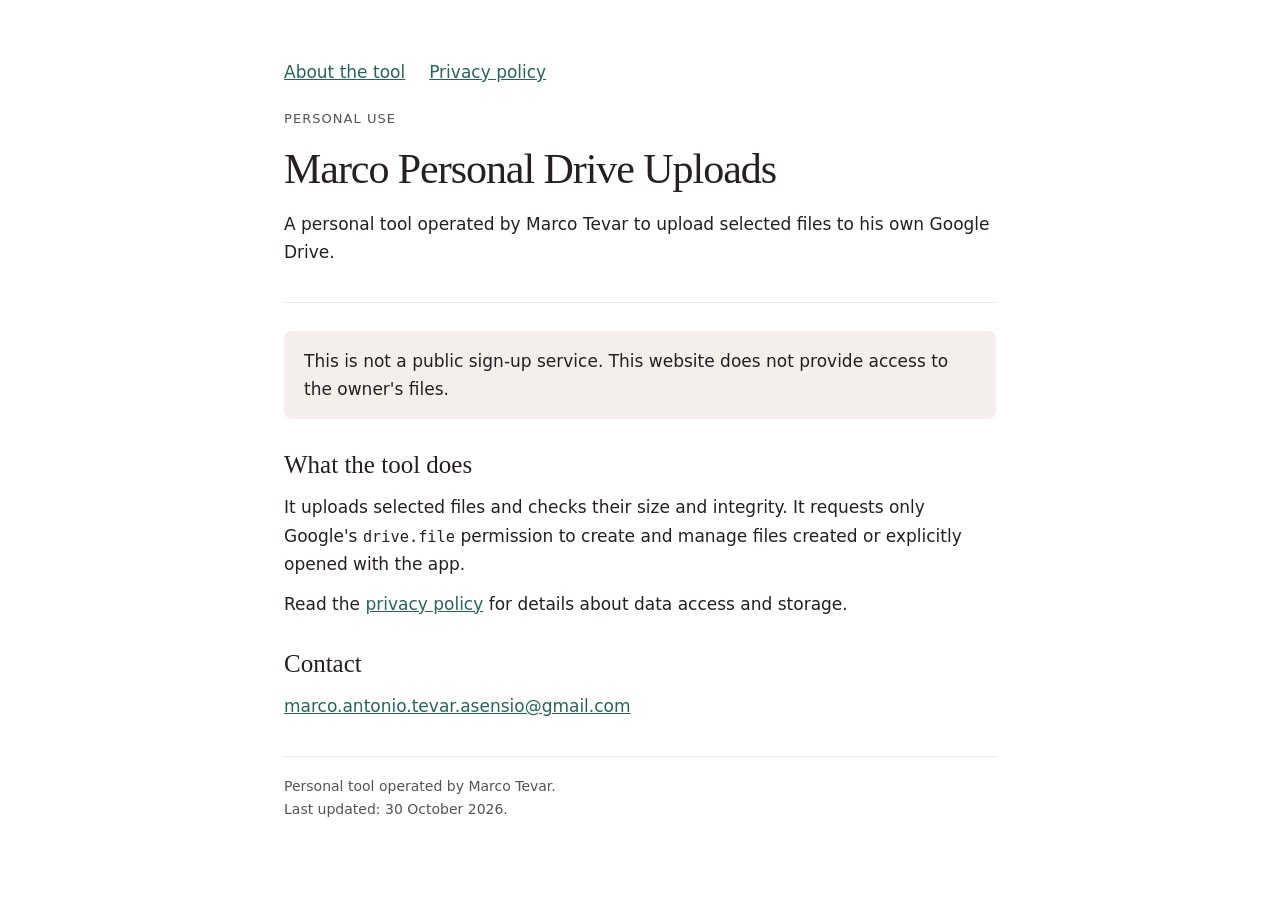
<file: index.html>
<!doctype html><html lang="en"><head><meta charset="utf-8"><meta name="viewport" content="width=device-width,initial-scale=1"><meta name="description" content="Personal Google Drive upload tool operated by Marco Tevar. App information and privacy policy."><title>Marco Personal Drive Uploads</title><link rel="stylesheet" href="style.css"></head><body><main><nav aria-label="Main navigation"><a href="./">About the tool</a><a href="privacy.html">Privacy policy</a></nav><header><p class="label">Personal use</p><h1>Marco Personal Drive Uploads</h1><p>A personal tool operated by Marco Tevar to upload selected files to his own Google Drive.</p></header><p class="note">This is not a public sign-up service. This website does not provide access to the owner's files.</p><h2>What the tool does</h2><p>It uploads selected files and checks their size and integrity. It requests only Google's <code>drive.file</code> permission to create and manage files created or explicitly opened with the app.</p><p>Read the <a href="privacy.html">privacy policy</a> for details about data access and storage.</p><h2>Contact</h2><p><a href="mailto:marco.antonio.tevar.asensio@gmail.com">marco.antonio.tevar.asensio@gmail.com</a></p><footer>Personal tool operated by Marco Tevar.<br>Last updated: 30 October 2026.</footer></main></body></html>
</file>
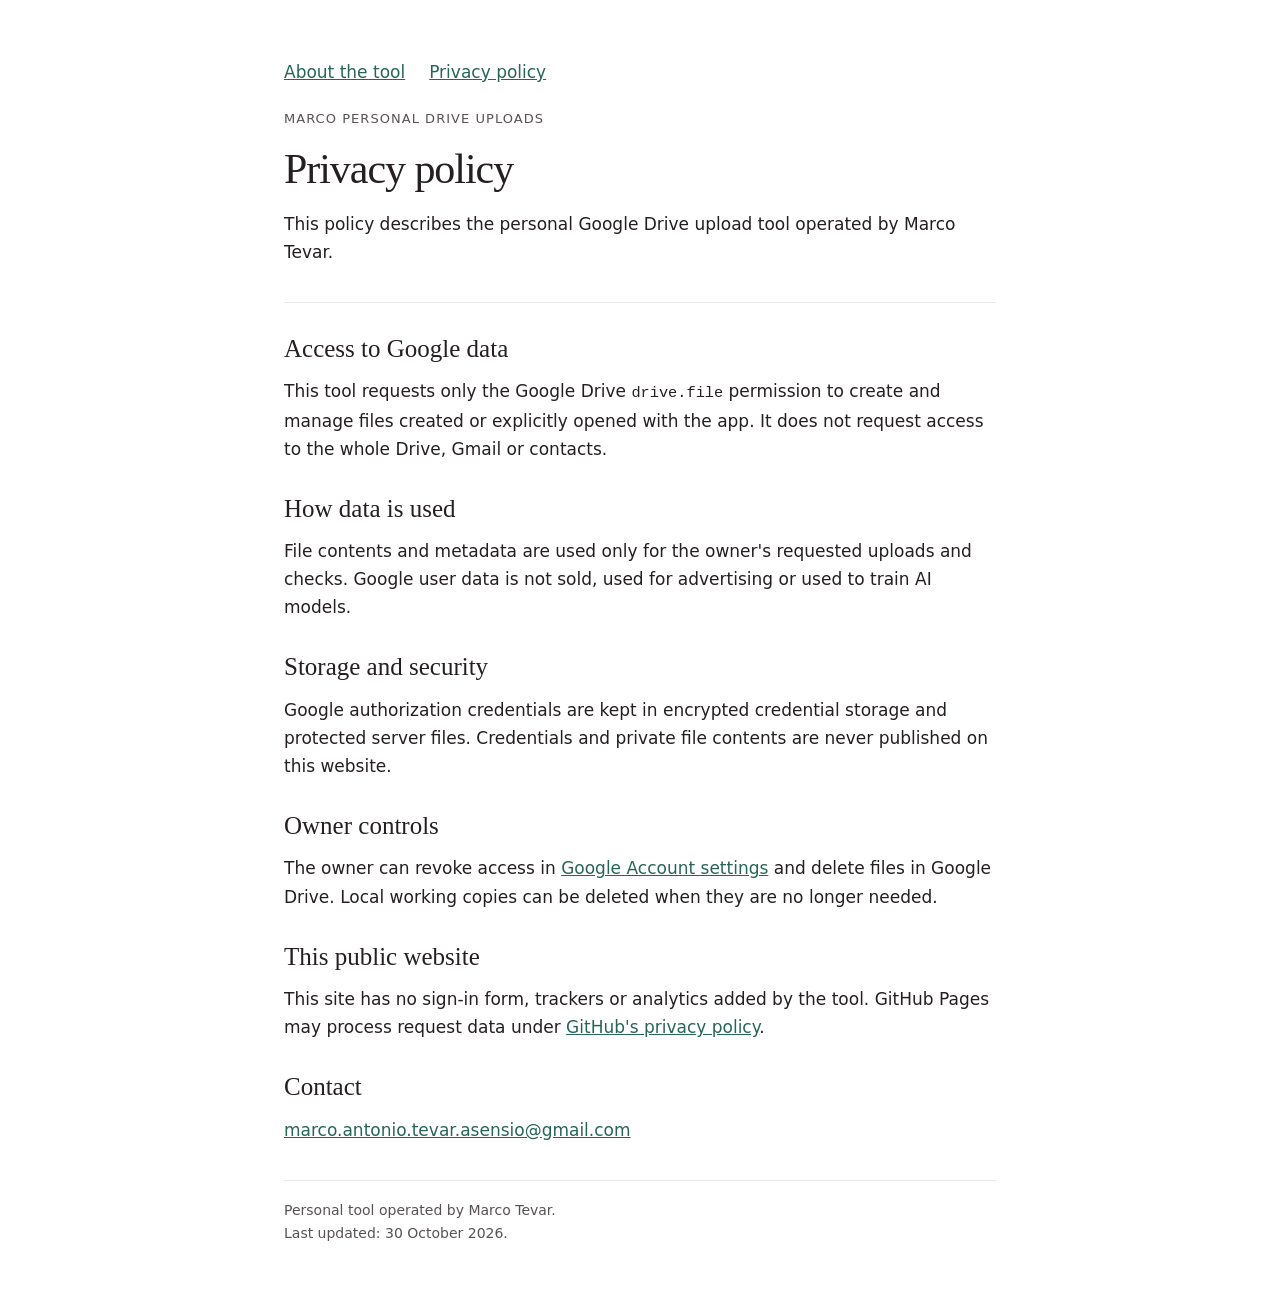
<file: privacy.html>
<!doctype html><html lang="en"><head><meta charset="utf-8"><meta name="viewport" content="width=device-width,initial-scale=1"><meta name="description" content="Personal Google Drive upload tool operated by Marco Tevar. App information and privacy policy."><title>Privacy policy | Marco Personal Drive Uploads</title><link rel="stylesheet" href="style.css"></head><body><main><nav aria-label="Main navigation"><a href="./">About the tool</a><a href="privacy.html">Privacy policy</a></nav><header><p class="label">Marco Personal Drive Uploads</p><h1>Privacy policy</h1><p>This policy describes the personal Google Drive upload tool operated by Marco Tevar.</p></header><h2>Access to Google data</h2><p>This tool requests only the Google Drive <code>drive.file</code> permission to create and manage files created or explicitly opened with the app. It does not request access to the whole Drive, Gmail or contacts.</p><h2>How data is used</h2><p>File contents and metadata are used only for the owner's requested uploads and checks. Google user data is not sold, used for advertising or used to train AI models.</p><h2>Storage and security</h2><p>Google authorization credentials are kept in encrypted credential storage and protected server files. Credentials and private file contents are never published on this website.</p><h2>Owner controls</h2><p>The owner can revoke access in <a href="https://myaccount.google.com/connections">Google Account settings</a> and delete files in Google Drive. Local working copies can be deleted when they are no longer needed.</p><h2>This public website</h2><p>This site has no sign-in form, trackers or analytics added by the tool. GitHub Pages may process request data under <a href="https://docs.github.com/en/site-policy/privacy-policies/github-privacy-statement">GitHub's privacy policy</a>.</p><h2>Contact</h2><p><a href="mailto:marco.antonio.tevar.asensio@gmail.com">marco.antonio.tevar.asensio@gmail.com</a></p><footer>Personal tool operated by Marco Tevar.<br>Last updated: 30 October 2026.</footer></main></body></html>
</file>
<file: style.css>
*{box-sizing:border-box}body{margin:0;background:#fff;color:#251f21;font:17px/1.65 system-ui,-apple-system,sans-serif}main{max-width:760px;margin:0 auto;padding:48px 24px 64px}header{border-bottom:1px solid #eae9ea;padding-bottom:24px;margin-bottom:28px}h1{font:400 clamp(30px,5vw,42px)/1.15 Georgia,serif;letter-spacing:-.025em;margin:16px 0}h2{font:400 25px/1.3 Georgia,serif;margin:30px 0 10px}p{margin:12px 0}a{color:#276657;overflow-wrap:anywhere}nav{display:flex;gap:24px;flex-wrap:wrap}nav a{padding:10px 0}.label{font-size:13px;letter-spacing:.08em;text-transform:uppercase;color:#585254}.note{background:#f4efec;padding:16px 20px;border-radius:8px}footer{margin-top:36px;padding-top:18px;border-top:1px solid #eae9ea;font-size:14px;color:#585254}code{font-size:.9em;overflow-wrap:anywhere}
</file>
